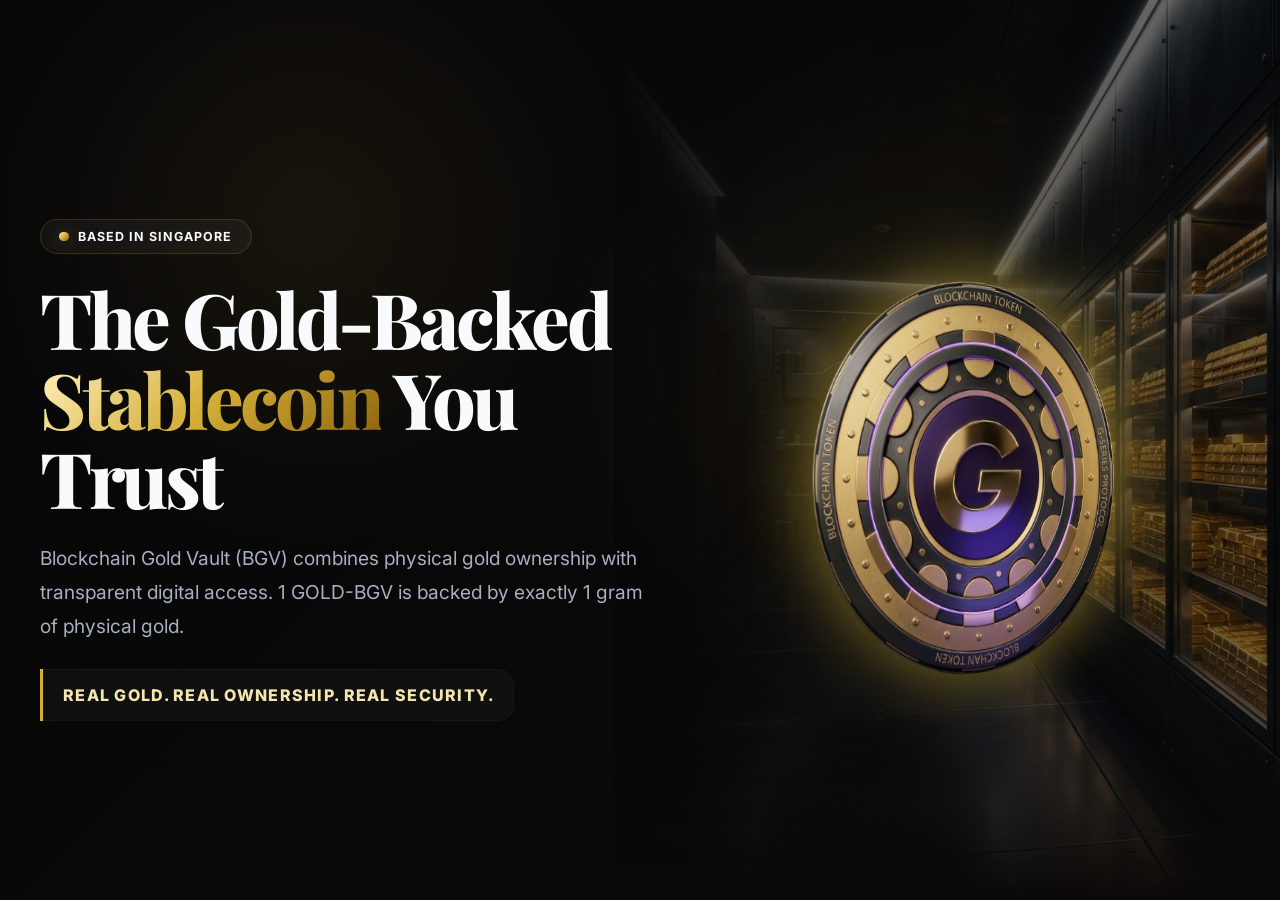
<file: index.html>
<!DOCTYPE html>
<html lang="en">
<head>
  <meta charset="UTF-8">
  <meta name="viewport" content="width=device-width, initial-scale=1.0">
  <title>GoldSimpleHero Component Preview</title>
  <meta name="description" content="Quick preview and third-party usage example for the standalone GoldSimpleHero component.">
  <link rel="stylesheet" href="src/GoldSimpleHero.css">
  <style>
    html,
    body {
      margin: 0;
      min-height: 100%;
      background: #060608;
    }
  </style>
</head>
<body>
  <!-- Simplified marketing homepage preview -->
  <div
    id="gold-hero"
    data-coin-src="./assets/bgv-main-icon_02.png"
    data-vault-src="./assets/singapore_gold_vault.png"
    data-gold-bar-src="./assets/gold-bar.png"
  ></div>

  <script type="module" src="src/GoldSimpleHero.js"></script>
</body>
</html>
</file>
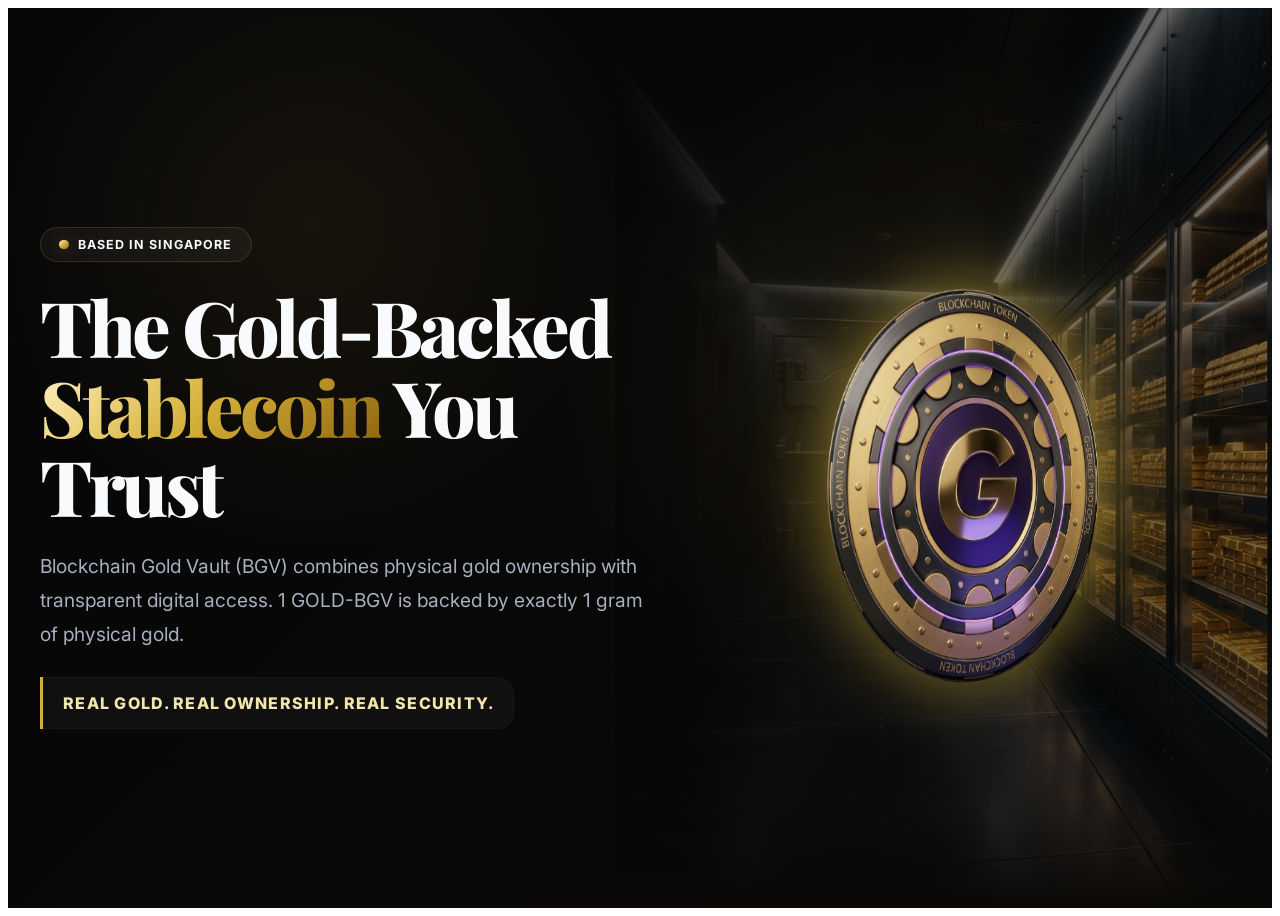
<file: demo/simple-demo.html>
<!DOCTYPE html>
<html lang="en">
<head>
  <meta charset="UTF-8">
  <meta name="viewport" content="width=device-width, initial-scale=1.0">
  <title>GoldSimpleHero Demo</title>
  <link rel="stylesheet" href="../src/GoldSimpleHero.css">
</head>
<body>
  <div
    id="gold-hero"
    data-coin-src="../assets/bgv-main-icon_02.png"
    data-vault-src="../assets/singapore_gold_vault.png"
    data-gold-bar-src="../assets/gold-bar.png"
  ></div>

  <script type="module" src="../src/GoldSimpleHero.js"></script>
</body>
</html>
</file>
<file: src/GoldSimpleHero.css>
@import url('https://fonts.googleapis.com/css2?family=Inter:wght@300;400;500;600;700;800&family=Playfair+Display:wght@600;700;800&display=swap');

#gold-hero {
  --simple-bg: #060608;
  --simple-text-primary: #f8fafc;
  --simple-text-secondary: #a7b0c0;
  --simple-text-muted: #687386;
  --simple-gold-primary: #d4af37;
  --simple-gold-light: #f3e5ab;
  --simple-gold-dark: #aa7c11;
  --simple-gold-gradient: linear-gradient(135deg, #fff2bd 0%, #d4af37 50%, #8f650f 100%);
  --simple-gold-glow: rgba(212, 175, 55, 0.34);
  --simple-gold-border: rgba(212, 175, 55, 0.18);
  --simple-font-body: 'Inter', sans-serif;
  --simple-font-heading: 'Playfair Display', serif;
  --simple-parallax-bg-x: 0px;
  --simple-parallax-bg-y: 0px;
  --simple-parallax-glow-x: 0px;
  --simple-parallax-glow-y: 0px;

  display: block;
  background: var(--simple-bg);
  color: var(--simple-text-primary);
  font-family: var(--simple-font-body);
  isolation: isolate;
}

#gold-hero *,
#gold-hero *::before,
#gold-hero *::after {
  box-sizing: border-box;
}

#gold-hero .simple-hero-section {
  position: relative;
  z-index: 0;
  min-height: 100vh;
  overflow: hidden;
  display: flex;
  align-items: center;
  background:
    radial-gradient(circle at 72% 42%, rgba(212, 175, 55, 0.18), transparent 34%),
    linear-gradient(135deg, rgba(6, 6, 8, 1) 0%, rgba(12, 10, 8, 1) 100%);
  padding: 120px 0 80px;
}

#gold-hero .simple-hero-bg-vault {
  position: absolute;
  inset: 0 0 0 auto;
  width: 52%;
  background-image: linear-gradient(90deg, var(--simple-bg) 0%, rgba(6, 6, 8, 0.5) 42%, rgba(6, 6, 8, 0.05) 100%), var(--simple-hero-vault-image);
  background-size: cover;
  background-position: center left;
  opacity: 0.48;
  mask-image: linear-gradient(to bottom, rgba(0,0,0,1) 82%, rgba(0,0,0,0) 100%);
  -webkit-mask-image: linear-gradient(to bottom, rgba(0,0,0,1) 82%, rgba(0,0,0,0) 100%);
  pointer-events: none;
  transform: translate3d(var(--simple-parallax-bg-x), var(--simple-parallax-bg-y), 0);
  will-change: transform;
  z-index: 0;
}

#gold-hero .simple-hero-section::before {
  content: '';
  position: absolute;
  inset: 0;
  background:
    radial-gradient(circle at 78% 45%, rgba(243, 229, 171, 0.14), transparent 18%),
    radial-gradient(circle at 24% 24%, rgba(212, 175, 55, 0.08), transparent 28%);
  pointer-events: none;
  z-index: 0;
}

#gold-hero .simple-hero-shell {
  position: relative;
  z-index: 1;
  width: min(1200px, calc(100% - 4rem));
  margin: 0 auto;
  display: grid;
  grid-template-columns: 1.08fr 0.92fr;
  align-items: center;
  gap: 4rem;
}

#gold-hero .simple-hero-content {
  display: flex;
  flex-direction: column;
  gap: 1.6rem;
}

#gold-hero .simple-badge {
  align-self: flex-start;
  display: inline-flex;
  align-items: center;
  gap: 0.6rem;
  padding: 0.55rem 1.15rem;
  border: 1px solid var(--simple-gold-border);
  border-radius: 999px;
  background: rgba(255, 255, 255, 0.045);
  color: var(--simple-text-primary);
  font-size: 0.78rem;
  font-weight: 700;
  text-transform: uppercase;
  letter-spacing: 0.08em;
  backdrop-filter: blur(10px);
}

#gold-hero .simple-badge-dot {
  width: 0.58rem;
  height: 0.58rem;
  border-radius: 999px;
  background: var(--simple-gold-gradient);
  box-shadow: 0 0 18px var(--simple-gold-glow);
}

#gold-hero .simple-hero-title {
  margin: 0;
  font-family: var(--simple-font-heading);
  font-size: clamp(3rem, 6vw, 4.9rem);
  line-height: 1.03;
  letter-spacing: -0.045em;
  font-weight: 800;
}

#gold-hero .simple-hero-title span {
  display: inline-block;
  background: var(--simple-gold-gradient);
  -webkit-background-clip: text;
  background-clip: text;
  color: transparent;
  -webkit-text-fill-color: transparent;
}

#gold-hero .simple-hero-subtitle {
  max-width: 620px;
  margin: 0;
  color: var(--simple-text-secondary);
  font-size: clamp(1.02rem, 1.5vw, 1.22rem);
  line-height: 1.75;
}

#gold-hero .simple-hero-statement {
  width: fit-content;
  padding: 1rem 1.25rem;
  border-left: 3px solid var(--simple-gold-primary);
  border-radius: 0 16px 16px 0;
  background: rgba(255, 255, 255, 0.035);
  box-shadow: inset 0 0 0 1px rgba(255,255,255,0.025);
}

#gold-hero .simple-hero-statement p {
  margin: 0;
  color: var(--simple-gold-light);
  font-weight: 800;
  letter-spacing: 0.08em;
  text-transform: uppercase;
}

#gold-hero .simple-asset-stage {
  position: relative;
  min-height: 440px;
  display: grid;
  place-items: center;
  perspective: 1200px;
}

#gold-hero .simple-stage-glow {
  position: absolute;
  width: min(72vw, 420px);
  aspect-ratio: 1;
  border-radius: 999px;
  background: radial-gradient(circle, rgba(243, 229, 171, 0.5) 0%, rgba(212, 175, 55, 0.24) 42%, rgba(212, 175, 55, 0) 72%);
  filter: blur(30px);
  opacity: 0.72;
  transform: translate3d(var(--simple-parallax-glow-x), var(--simple-parallax-glow-y), 0);
  will-change: transform;
  pointer-events: none;
}

#gold-hero .simple-coin,
#gold-hero .simple-gold-bar {
  grid-area: 1 / 1;
  display: block;
  max-width: min(78vw, 390px);
  max-height: 390px;
  object-fit: contain;
  will-change: transform, opacity;
  transform-origin: center center;
  backface-visibility: visible;
  pointer-events: none;
  user-select: none;
}

#gold-hero .simple-coin {
  width: min(78vw, 390px);
  opacity: 0;
  filter: drop-shadow(0 0 34px rgba(212, 175, 55, 0.48));
}

#gold-hero .simple-gold-bar {
  width: min(76vw, 430px);
  opacity: 0;
  filter: drop-shadow(0 24px 34px rgba(0, 0, 0, 0.48)) drop-shadow(0 0 30px rgba(212, 175, 55, 0.26));
}

@media (max-width: 991px) {
  #gold-hero .simple-hero-section {
    padding: 96px 0 70px;
  }

  #gold-hero .simple-hero-bg-vault {
    width: 100%;
    opacity: 0.24;
  }

  #gold-hero .simple-hero-shell {
    width: min(100% - 2.4rem, 720px);
    grid-template-columns: 1fr;
    gap: 2.4rem;
    text-align: center;
  }

  #gold-hero .simple-badge,
  #gold-hero .simple-hero-statement {
    align-self: center;
  }

  #gold-hero .simple-asset-stage {
    min-height: 340px;
  }

  #gold-hero .simple-coin {
    width: min(72vw, 320px);
  }

  #gold-hero .simple-gold-bar {
    width: min(78vw, 370px);
  }
}

@media (max-width: 520px) {
  #gold-hero .simple-hero-section {
    padding: 82px 0 56px;
  }

  #gold-hero .simple-hero-shell {
    width: min(100% - 2rem, 420px);
  }

  #gold-hero .simple-hero-content {
    gap: 1.25rem;
  }

  #gold-hero .simple-hero-title {
    font-size: 2.45rem;
  }

  #gold-hero .simple-hero-statement p {
    font-size: 0.82rem;
  }

  #gold-hero .simple-asset-stage {
    min-height: 280px;
  }
}

@media (prefers-reduced-motion: reduce) {
  #gold-hero .simple-coin,
  #gold-hero .simple-gold-bar {
    transition: none !important;
    transform: none !important;
  }
}
</file>
